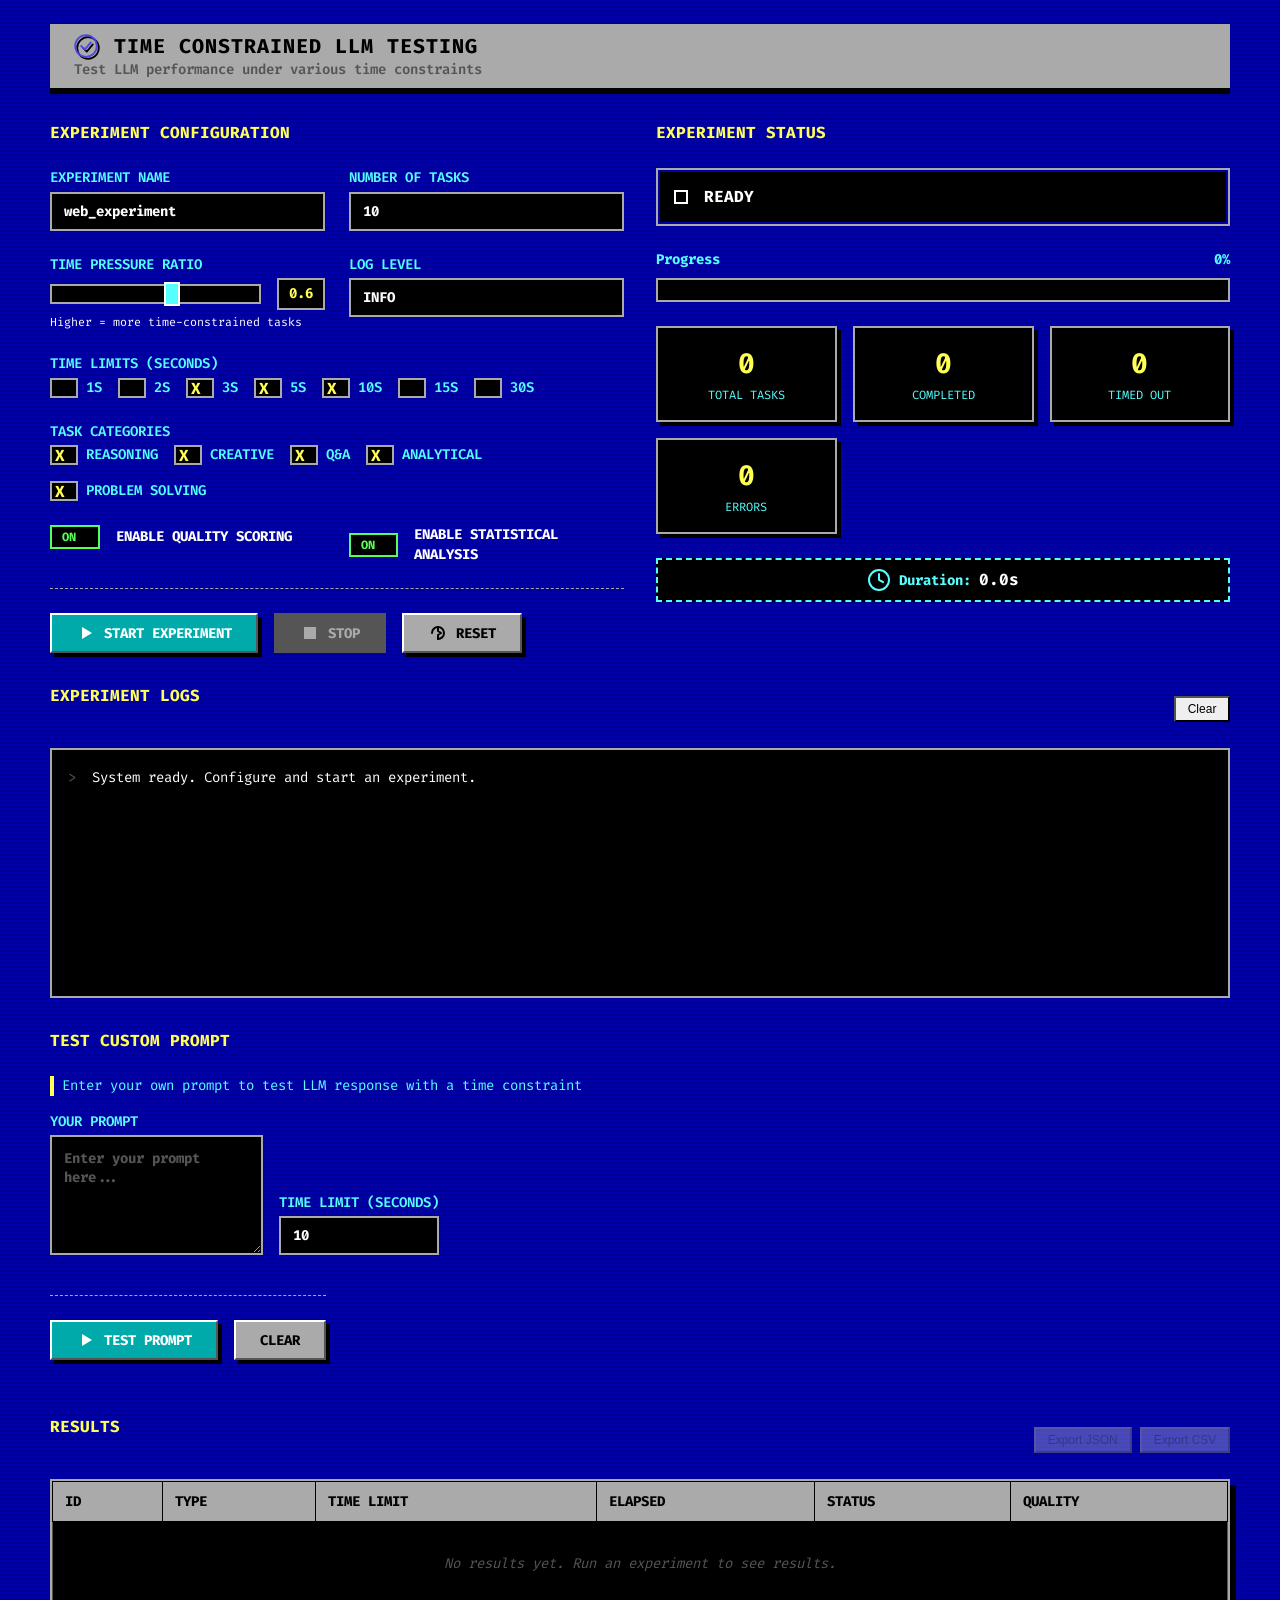
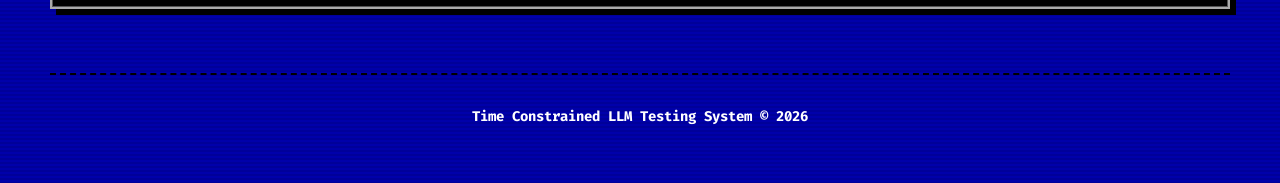
<file: templates/index.html>
<!DOCTYPE html>
<html lang="en">
<head>
    <meta charset="UTF-8">
    <meta name="viewport" content="width=device-width, initial-scale=1.0">
    <title>Time Constrained LLM Testing System</title>
    <link rel="stylesheet" href="/static/styles.css">
    <link href="https://fonts.googleapis.com/css2?family=Inter:wght@300;400;500;600;700&display=swap" rel="stylesheet">
</head>
<body>
    <div class="container">
        <header class="header">
            <div class="logo">
                <svg width="40" height="40" viewBox="0 0 40 40" fill="none" xmlns="http://www.w3.org/2000/svg">
                    <circle cx="20" cy="20" r="18" stroke="#4F46E5" stroke-width="3"/>
                    <path d="M12 20L18 26L28 14" stroke="#4F46E5" stroke-width="3" stroke-linecap="round" stroke-linejoin="round"/>
                </svg>
                <h1>Time Constrained LLM Testing</h1>
            </div>
            <p class="subtitle">Test LLM performance under various time constraints</p>
        </header>

        <main class="main-content">
            <!-- Configuration Panel -->
            <section class="config-panel">
                <h2>Experiment Configuration</h2>
                <form id="experimentForm">
                    <div class="form-grid">
                        <div class="form-group">
                            <label for="experiment_name">Experiment Name</label>
                            <input type="text" id="experiment_name" name="experiment_name" value="web_experiment" placeholder="Enter experiment name">
                        </div>

                        <div class="form-group">
                            <label for="task_count">Number of Tasks</label>
                            <input type="number" id="task_count" name="task_count" value="10" min="1" max="100">
                        </div>

                        <div class="form-group">
                            <label for="time_pressure_ratio">Time Pressure Ratio</label>
                            <div class="slider-container">
                                <input type="range" id="time_pressure_ratio" name="time_pressure_ratio" min="0" max="1" step="0.1" value="0.6">
                                <span class="slider-value" id="pressure_value">0.6</span>
                            </div>
                            <small>Higher = more time-constrained tasks</small>
                        </div>

                        <div class="form-group">
                            <label for="log_level">Log Level</label>
                            <select id="log_level" name="log_level">
                                <option value="DEBUG">DEBUG</option>
                                <option value="INFO" selected>INFO</option>
                                <option value="WARNING">WARNING</option>
                                <option value="ERROR">ERROR</option>
                            </select>
                        </div>

                        <div class="form-group full-width">
                            <label>Time Limits (seconds)</label>
                            <div class="checkbox-group" id="time_limits">
                                <label class="checkbox-label">
                                    <input type="checkbox" name="time_limits" value="1.0">
                                    <span>1s</span>
                                </label>
                                <label class="checkbox-label">
                                    <input type="checkbox" name="time_limits" value="2.0">
                                    <span>2s</span>
                                </label>
                                <label class="checkbox-label">
                                    <input type="checkbox" name="time_limits" value="3.0" checked>
                                    <span>3s</span>
                                </label>
                                <label class="checkbox-label">
                                    <input type="checkbox" name="time_limits" value="5.0" checked>
                                    <span>5s</span>
                                </label>
                                <label class="checkbox-label">
                                    <input type="checkbox" name="time_limits" value="10.0" checked>
                                    <span>10s</span>
                                </label>
                                <label class="checkbox-label">
                                    <input type="checkbox" name="time_limits" value="15.0">
                                    <span>15s</span>
                                </label>
                                <label class="checkbox-label">
                                    <input type="checkbox" name="time_limits" value="30.0">
                                    <span>30s</span>
                                </label>
                            </div>
                        </div>

                        <div class="form-group full-width">
                            <label>Task Categories</label>
                            <div class="checkbox-group" id="task_categories">
                                <label class="checkbox-label">
                                    <input type="checkbox" name="task_categories" value="reasoning" checked>
                                    <span>Reasoning</span>
                                </label>
                                <label class="checkbox-label">
                                    <input type="checkbox" name="task_categories" value="creative" checked>
                                    <span>Creative</span>
                                </label>
                                <label class="checkbox-label">
                                    <input type="checkbox" name="task_categories" value="qa" checked>
                                    <span>Q&A</span>
                                </label>
                                <label class="checkbox-label">
                                    <input type="checkbox" name="task_categories" value="analytical" checked>
                                    <span>Analytical</span>
                                </label>
                                <label class="checkbox-label">
                                    <input type="checkbox" name="task_categories" value="problem_solving" checked>
                                    <span>Problem Solving</span>
                                </label>
                            </div>
                        </div>

                        <div class="form-group">
                            <label class="switch-label">
                                <input type="checkbox" id="quality_scoring_enabled" name="quality_scoring_enabled" checked>
                                <span class="switch-text">Enable Quality Scoring</span>
                            </label>
                        </div>

                        <div class="form-group">
                            <label class="switch-label">
                                <input type="checkbox" id="statistical_analysis_enabled" name="statistical_analysis_enabled" checked>
                                <span class="switch-text">Enable Statistical Analysis</span>
                            </label>
                        </div>
                    </div>

                    <div class="button-group">
                        <button type="button" id="startBtn" class="btn btn-primary">
                            <svg width="20" height="20" viewBox="0 0 20 20" fill="none">
                                <path d="M6 4L16 10L6 16V4Z" fill="currentColor"/>
                            </svg>
                            Start Experiment
                        </button>
                        <button type="button" id="stopBtn" class="btn btn-danger" disabled>
                            <svg width="20" height="20" viewBox="0 0 20 20" fill="none">
                                <rect x="4" y="4" width="12" height="12" fill="currentColor"/>
                            </svg>
                            Stop
                        </button>
                        <button type="button" id="resetBtn" class="btn btn-secondary">
                            <svg width="20" height="20" viewBox="0 0 20 20" fill="none">
                                <path d="M4 10C4 6.686 6.686 4 10 4C13.314 4 16 6.686 16 10C16 13.314 13.314 16 10 16" stroke="currentColor" stroke-width="2" stroke-linecap="round"/>
                                <path d="M10 4V8L13 10L10 12V16" stroke="currentColor" stroke-width="2" stroke-linecap="round" stroke-linejoin="round"/>
                            </svg>
                            Reset
                        </button>
                    </div>
                </form>
            </section>

            <!-- Status Panel -->
            <section class="status-panel">
                <h2>Experiment Status</h2>
                <div class="status-indicator">
                    <div class="status-dot" id="statusDot"></div>
                    <span id="statusText">Ready</span>
                </div>
                
                <div class="progress-container">
                    <div class="progress-info">
                        <span>Progress</span>
                        <span id="progressText">0%</span>
                    </div>
                    <div class="progress-bar">
                        <div class="progress-fill" id="progressFill" style="width: 0%"></div>
                    </div>
                </div>

                <div class="stats-grid">
                    <div class="stat-card">
                        <div class="stat-value" id="totalTasks">0</div>
                        <div class="stat-label">Total Tasks</div>
                    </div>
                    <div class="stat-card">
                        <div class="stat-value" id="completedTasks">0</div>
                        <div class="stat-label">Completed</div>
                    </div>
                    <div class="stat-card">
                        <div class="stat-value" id="timedOutTasks">0</div>
                        <div class="stat-label">Timed Out</div>
                    </div>
                    <div class="stat-card">
                        <div class="stat-value" id="errorTasks">0</div>
                        <div class="stat-label">Errors</div>
                    </div>
                </div>

                <div class="duration-display">
                    <svg width="24" height="24" viewBox="0 0 24 24" fill="none">
                        <circle cx="12" cy="12" r="10" stroke="currentColor" stroke-width="2"/>
                        <path d="M12 6V12L16 14" stroke="currentColor" stroke-width="2" stroke-linecap="round"/>
                    </svg>
                    <span>Duration: <strong id="duration">0.0s</strong></span>
                </div>
            </section>

            <!-- Logs Panel -->
            <section class="logs-panel">
                <div class="logs-header">
                    <h2>Experiment Logs</h2>
                    <button type="button" id="clearLogsBtn" class="btn-small">Clear</button>
                </div>
                <div class="logs-container" id="logsContainer">
                    <div class="log-entry system">System ready. Configure and start an experiment.</div>
                </div>
            </section>

            <!-- Custom Prompt Testing Section -->
            <section class="prompt-test-panel">
                <h2>Test Custom Prompt</h2>
                <p class="section-description">Enter your own prompt to test LLM response with a time constraint</p>
                
                <div class="prompt-test-form">
                    <div class="form-group full-width">
                        <label for="customPrompt">Your Prompt</label>
                        <textarea id="customPrompt" name="customPrompt" rows="4" placeholder="Enter your prompt here..."></textarea>
                    </div>
                    
                    <div class="form-group">
                        <label for="promptTimeLimit">Time Limit (seconds)</label>
                        <input type="number" id="promptTimeLimit" name="promptTimeLimit" value="10" min="1" max="120" step="1">
                    </div>
                    
                    <div class="button-group">
                        <button type="button" id="testPromptBtn" class="btn btn-primary">
                            <svg width="20" height="20" viewBox="0 0 20 20" fill="none">
                                <path d="M6 4L16 10L6 16V4Z" fill="currentColor"/>
                            </svg>
                            Test Prompt
                        </button>
                        <button type="button" id="clearPromptBtn" class="btn btn-secondary">
                            Clear
                        </button>
                    </div>
                </div>
                
                <!-- Prompt Test Results -->
                <div class="prompt-test-results" id="promptTestResults" style="display: none;">
                    <h3>Response</h3>
                    <div class="result-meta">
                        <span class="meta-item">
                            <strong>Status:</strong> <span id="promptStatus">-</span>
                        </span>
                        <span class="meta-item">
                            <strong>Time Elapsed:</strong> <span id="promptTimeElapsed">-</span>
                        </span>
                        <span class="meta-item">
                            <strong>Tokens:</strong> <span id="promptTokens">-</span>
                        </span>
                    </div>
                    <div class="response-content" id="promptResponseContent">
                        <!-- Response content will appear here -->
                    </div>
                </div>
            </section>

            <!-- Results Panel -->
            <section class="results-panel" id="resultsPanel">
                <div class="results-header">
                    <h2>Results</h2>
                    <div class="results-actions">
                        <button type="button" id="exportJsonBtn" class="btn-small" disabled>Export JSON</button>
                        <button type="button" id="exportCsvBtn" class="btn-small" disabled>Export CSV</button>
                    </div>
                </div>

                <!-- Statistics Summary -->
                <div class="results-summary" id="resultsSummary" style="display: none;">
                    <h3>Statistics Summary</h3>
                    <div class="summary-grid">
                        <div class="summary-item">
                            <span class="summary-label">Total Tasks</span>
                            <span class="summary-value" id="statTotalTasks">-</span>
                        </div>
                        <div class="summary-item">
                            <span class="summary-label">Completion Rate</span>
                            <span class="summary-value" id="statCompletionRate">-</span>
                        </div>
                        <div class="summary-item">
                            <span class="summary-label">Avg Response Time</span>
                            <span class="summary-value" id="statAvgResponseTime">-</span>
                        </div>
                        <div class="summary-item">
                            <span class="summary-label">Avg Quality Score</span>
                            <span class="summary-value" id="statAvgQuality">-</span>
                        </div>
                        <div class="summary-item">
                            <span class="summary-label">Avg Output Length</span>
                            <span class="summary-value" id="statAvgOutput">-</span>
                        </div>
                        <div class="summary-item">
                            <span class="summary-label">Success Rate</span>
                            <span class="summary-value" id="statSuccessRate">-</span>
                        </div>
                    </div>
                </div>

                <!-- Results Table -->
                <div class="results-table-container">
                    <table class="results-table" id="resultsTable">
                        <thead>
                            <tr>
                                <th>ID</th>
                                <th>Type</th>
                                <th>Time Limit</th>
                                <th>Elapsed</th>
                                <th>Status</th>
                                <th>Quality</th>
                            </tr>
                        </thead>
                        <tbody id="resultsBody">
                            <tr class="empty-row">
                                <td colspan="6">No results yet. Run an experiment to see results.</td>
                            </tr>
                        </tbody>
                    </table>
                </div>
            </section>
        </main>

        <footer class="footer">
            <p>Time Constrained LLM Testing System &copy; 2026</p>
        </footer>
    </div>

    <script src="/static/app.js"></script>
</body>
</html>
</file>
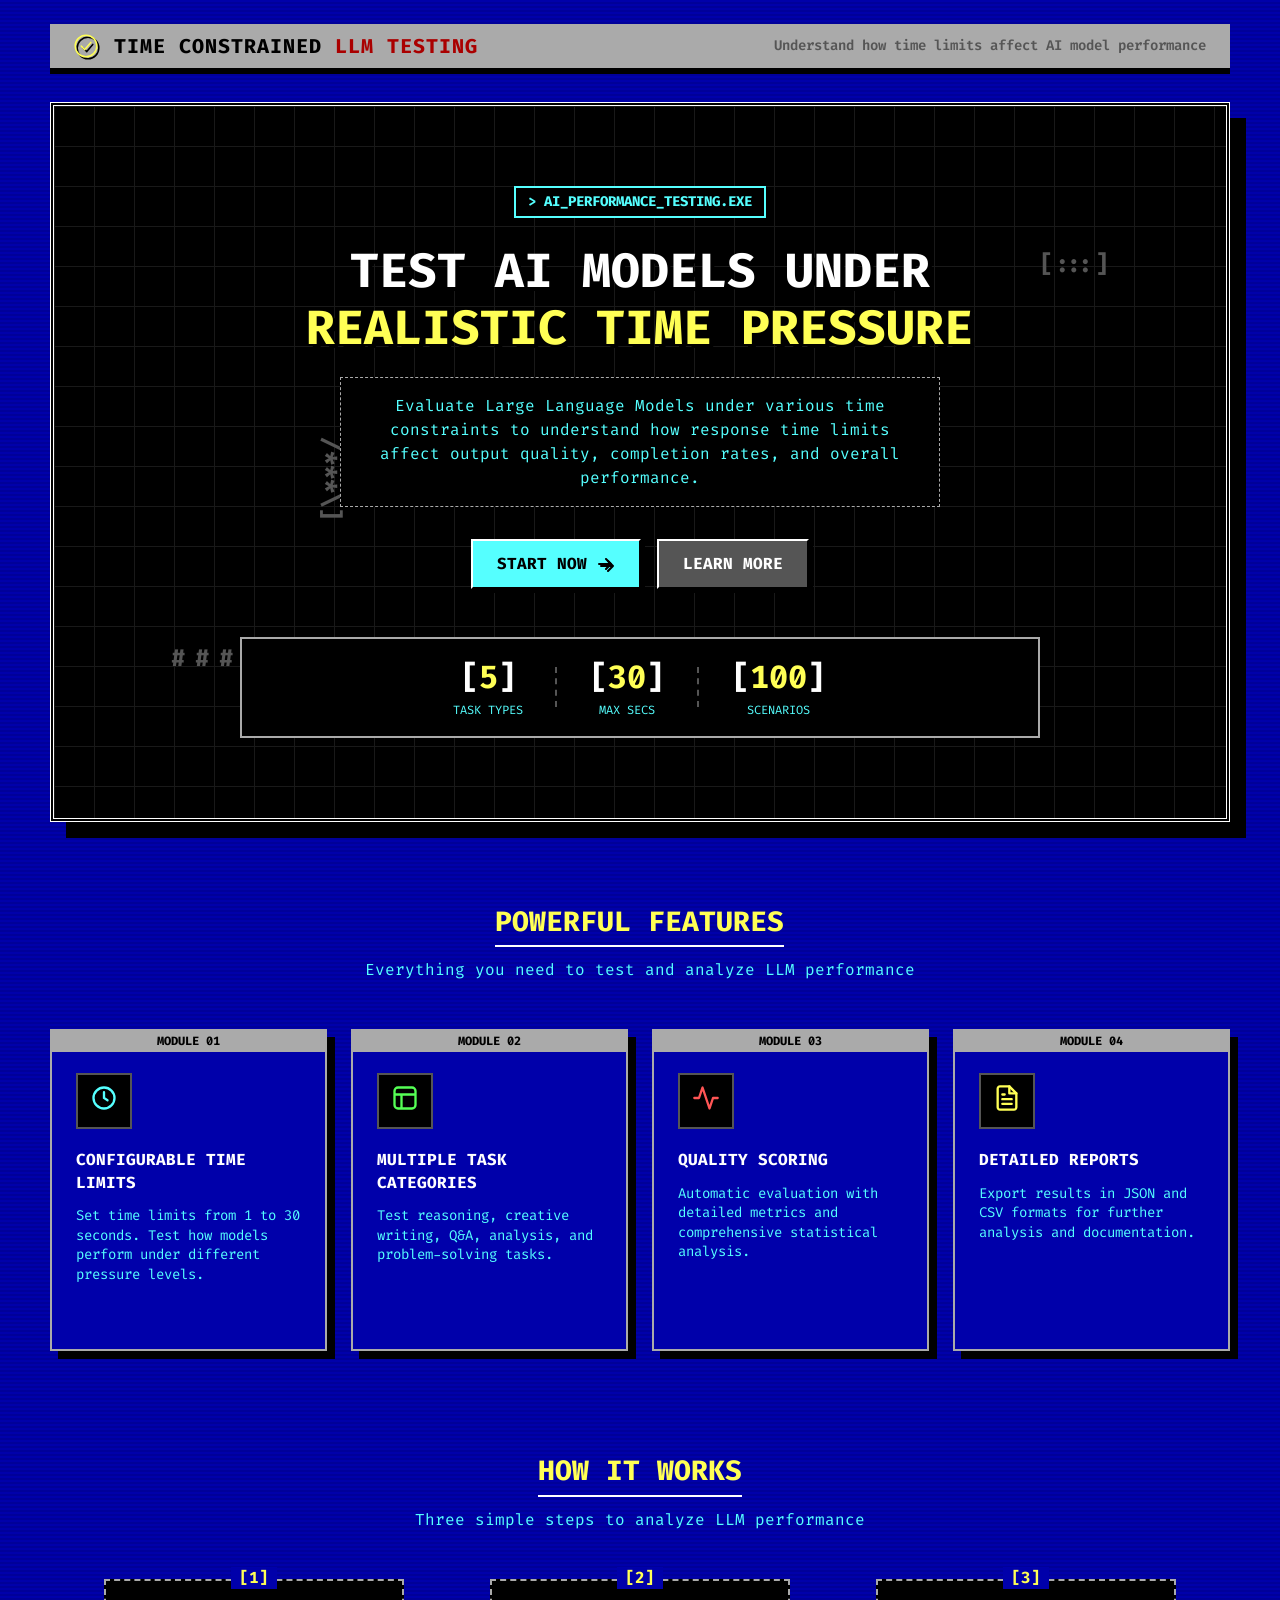
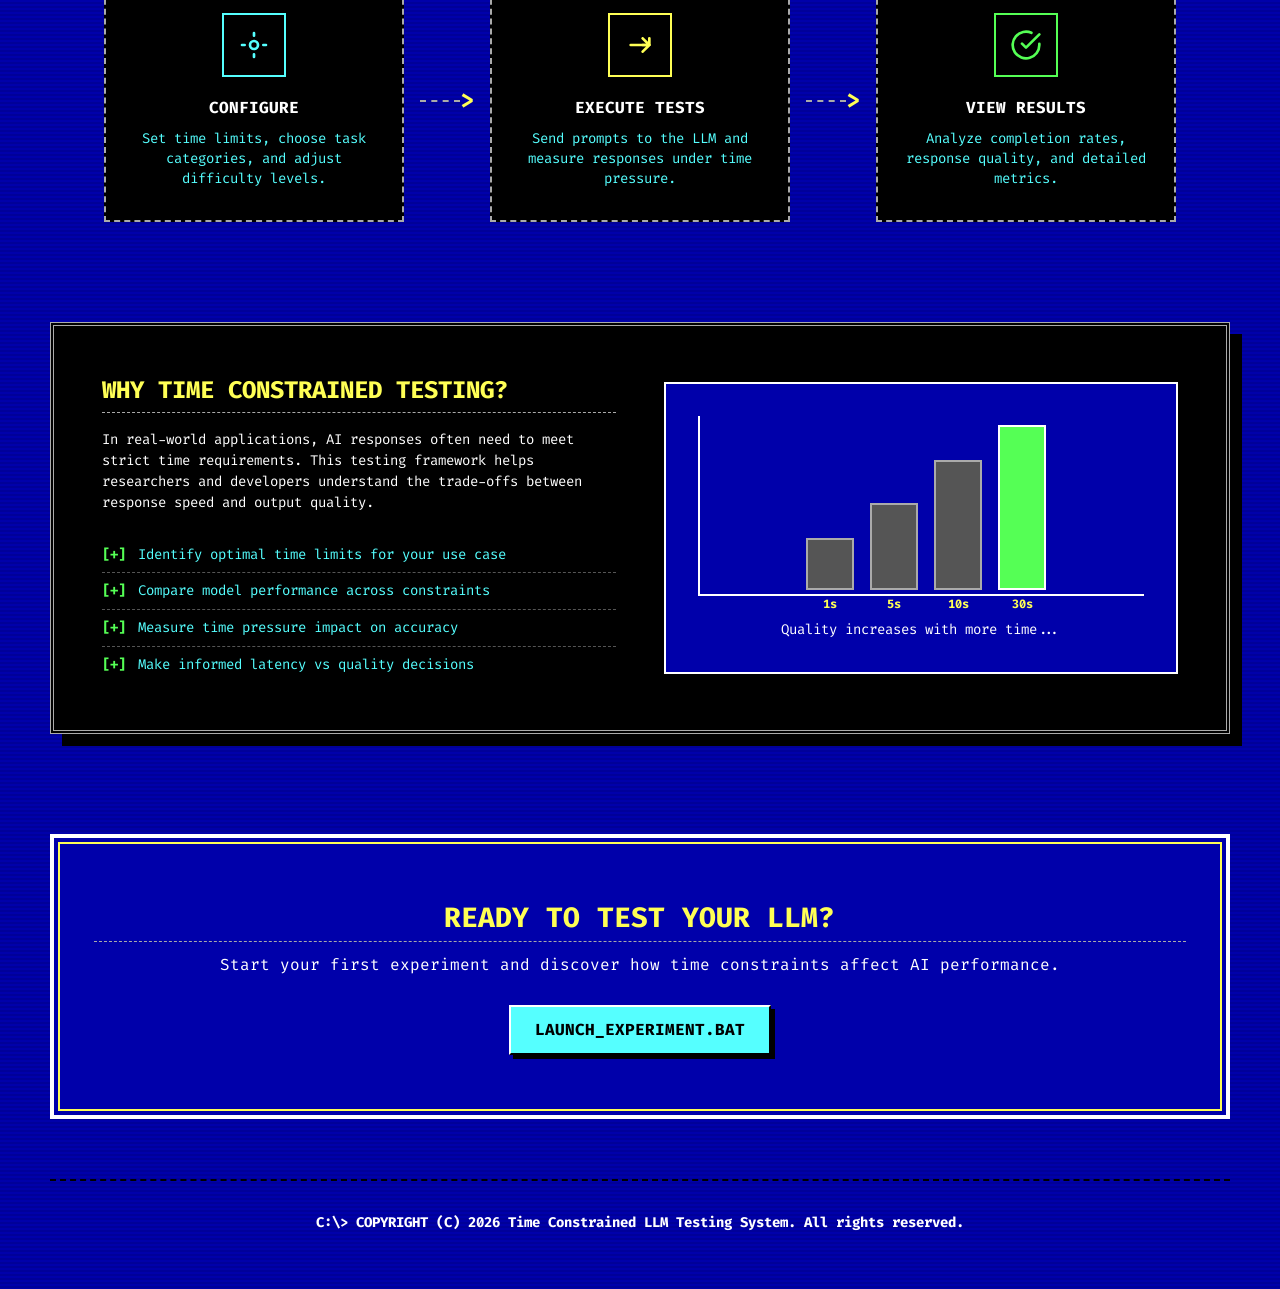
<file: templates/home.html>
<!DOCTYPE html>
<html lang="en">
<head>
    <meta charset="UTF-8">
    <meta name="viewport" content="width=device-width, initial-scale=1.0">
    <meta name="description" content="Test and analyze Large Language Models under realistic time pressure constraints">
    <title>Time Constrained LLM Testing System - DOS Terminal</title>
    <link rel="stylesheet" href="/static/styles.css">
    <link href="https://fonts.googleapis.com/css2?family=Fira+Code:wght@400;600;700&display=swap" rel="stylesheet">
    <style>
        :root {
            --dos-black:        #000000;
            --dos-blue:         #0000AA;
            --dos-green:        #00AA00;
            --dos-cyan:         #00AAAA;
            --dos-red:          #AA0000;
            --dos-magenta:      #AA00AA;
            --dos-brown:        #AA5500;
            --dos-light-gray:   #AAAAAA;
            --dos-dark-gray:    #555555;
            --dos-light-blue:   #5555FF;
            --dos-light-green:  #55FF55;
            --dos-light-cyan:   #55FFFF;
            --dos-light-red:    #FF5555;
            --dos-light-magenta:#FF55FF;
            --dos-yellow:       #FFFF55;
            --dos-white:        #FFFFFF;

            --bg-primary:       var(--dos-blue);
            --bg-secondary:     var(--dos-black);
            --text-primary:     var(--dos-white);
            --text-secondary:   var(--dos-light-cyan);
            --text-muted:       var(--dos-light-gray);
            --border-color:     var(--dos-light-gray);
            --accent:           var(--dos-yellow);
            
            --font-mono: 'Fira Code', 'Consolas', 'Courier New', monospace;
            
            --transition-smooth: 0s;
        }
        
        html {
            scroll-behavior: auto;
        }
        
        body {
            overflow-x: hidden;
            font-family: var(--font-mono);
            background-color: var(--bg-primary);
            color: var(--text-primary);
            background-image: linear-gradient(rgba(0, 0, 0, 0) 50%, rgba(0, 0, 0, 0.1) 50%);
            background-size: 100% 4px;
        }

        *, *::before, *::after {
            border-radius: 0 !important; 
        }
        
        .animate-on-scroll {
            visibility: hidden;
        }
        
        .animate-on-scroll.visible {
            visibility: visible;
            animation: terminal-appear 0.1s steps(1) forwards;
        }

        @keyframes terminal-appear {
            0% { opacity: 0; background-color: var(--dos-white); color: var(--dos-black); }
            50% { opacity: 1; background-color: var(--dos-white); color: var(--dos-black); }
            100% { opacity: 1; }
        }
        
        a:focus-visible, button:focus-visible {
            outline: 2px dashed var(--accent);
            outline-offset: 4px;
        }
        
        .btn {
            display: inline-flex;
            align-items: center;
            justify-content: center;
            gap: 8px;
            font-family: var(--font-mono);
            font-weight: 700;
            text-transform: uppercase;
            text-decoration: none;
            cursor: pointer;
            box-shadow: 4px 4px 0px var(--dos-black);
            transition: none;
        }
        
        .btn:active {
            transform: translate(4px, 4px);
            box-shadow: none;
        }
        
        svg {
            stroke: currentColor;
            filter: drop-shadow(2px 2px 0px var(--dos-black));
        }
        @media (prefers-reduced-motion: reduce) {
            .animate-on-scroll {
                visibility: visible;
                animation: none;
            }
        }
    </style>
</head>
<body>
    <div class="container">
        <header class="header">
            <div class="header-content">
                <div class="logo">
                    <svg width="48" height="48" viewBox="0 0 40 40" fill="none" xmlns="http://www.w3.org/2000/svg" style="color: var(--dos-yellow);">
                        <circle cx="20" cy="20" r="18" stroke="currentColor" stroke-width="2.5"/>
                        <path d="M12 20L18 26L28 14" stroke="currentColor" stroke-width="2.5" stroke-linecap="round" stroke-linejoin="round"/>
                    </svg>
                    <h1>Time Constrained <span>LLM Testing</span></h1>
                </div>
                <p class="subtitle">Understand how time limits affect AI model performance</p>
            </div>
        </header>

        <main>
            <section class="hero-section" aria-label="Introduction">
                <div class="hero-bg" aria-hidden="true">
                    <div class="hero-grid"></div>
                    <div class="floating-shapes">
                        <div class="shape shape-1">[:::]</div>
                        <div class="shape shape-2">####</div>
                        <div class="shape shape-3">/***\]</div>
                    </div>
                </div>
                <div class="hero-content">
                    <div class="hero-badge animate-on-scroll">> AI_PERFORMANCE_TESTING.EXE</div>
                    <h2 class="animate-on-scroll delay-1">Test AI Models Under<br/><span class="gradient-text">Realistic Time Pressure</span></h2>
                    <p class="hero-description animate-on-scroll delay-2">
                        Evaluate Large Language Models under various time constraints to understand 
                        how response time limits affect output quality, completion rates, and overall performance.
                    </p>
                    <div class="hero-actions animate-on-scroll delay-3">
                        <a href="/experiment" class="btn btn-primary btn-large">
                            <span>Start Now</span>
                            <svg width="20" height="20" viewBox="0 0 20 20" fill="none" xmlns="http://www.w3.org/2000/svg">
                                <path d="M4 10H16M16 10L11 5M16 10L11 15" stroke="currentColor" stroke-width="2" stroke-linecap="round" stroke-linejoin="round"/>
                            </svg>
                        </a>
                        <a href="#features" class="btn btn-secondary btn-large">
                            <span>Learn More</span>
                        </a>
                    </div>
                    <div class="hero-stats animate-on-scroll delay-4">
                        <div class="hero-stat">
                            <span class="stat-number">5</span>
                            <span class="stat-label">Task Types</span>
                        </div>
                        <div class="hero-stat-divider"></div>
                        <div class="hero-stat">
                            <span class="stat-number">30</span>
                            <span class="stat-label">Max Secs</span>
                        </div>
                        <div class="hero-stat-divider"></div>
                        <div class="hero-stat">
                            <span class="stat-number">100</span>
                            <span class="stat-label">Scenarios</span>
                        </div>
                    </div>
                </div>
            </section>

            <section class="features-section" id="features">
                <div class="section-header animate-on-scroll">
                    <h3 class="section-title">Powerful Features</h3>
                    <p class="section-subtitle">Everything you need to test and analyze LLM performance</p>
                </div>
                <div class="features-grid">
                    <div class="feature-card animate-on-scroll">
                        <div class="feature-title-bar">MODULE 01</div>
                        <div class="feature-icon-wrapper">
                            <div class="feature-icon" style="color: var(--dos-light-cyan);">
                                <svg width="28" height="28" viewBox="0 0 24 24" fill="none" xmlns="http://www.w3.org/2000/svg">
                                    <circle cx="12" cy="12" r="9" stroke="currentColor" stroke-width="2"/>
                                    <path d="M12 7V12L15 14" stroke="currentColor" stroke-width="2" stroke-linecap="round"/>
                                </svg>
                            </div>
                        </div>
                        <h4>Configurable Time Limits</h4>
                        <p>Set time limits from 1 to 30 seconds. Test how models perform under different pressure levels.</p>
                        <div class="feature-arrow">=></div>
                    </div>
                    
                    <div class="feature-card animate-on-scroll delay-1">
                        <div class="feature-title-bar">MODULE 02</div>
                        <div class="feature-icon-wrapper">
                            <div class="feature-icon" style="color: var(--dos-light-green);">
                                <svg width="28" height="28" viewBox="0 0 24 24" fill="none" xmlns="http://www.w3.org/2000/svg">
                                    <rect x="3" y="3" width="18" height="18" rx="3" stroke="currentColor" stroke-width="2"/>
                                    <path d="M3 9H21M9 21V9" stroke="currentColor" stroke-width="2"/>
                                </svg>
                            </div>
                        </div>
                        <h4>Multiple Task Categories</h4>
                        <p>Test reasoning, creative writing, Q&A, analysis, and problem-solving tasks.</p>
                        <div class="feature-arrow">=></div>
                    </div>
                    
                    <div class="feature-card animate-on-scroll delay-2">
                        <div class="feature-title-bar">MODULE 03</div>
                        <div class="feature-icon-wrapper">
                            <div class="feature-icon" style="color: var(--dos-light-red);">
                                <svg width="28" height="28" viewBox="0 0 24 24" fill="none" xmlns="http://www.w3.org/2000/svg">
                                    <path d="M22 12H18L15 21L9 3L6 12H2" stroke="currentColor" stroke-width="2" stroke-linecap="round" stroke-linejoin="round"/>
                                </svg>
                            </div>
                        </div>
                        <h4>Quality Scoring</h4>
                        <p>Automatic evaluation with detailed metrics and comprehensive statistical analysis.</p>
                        <div class="feature-arrow">=></div>
                    </div>
                    
                    <div class="feature-card animate-on-scroll delay-3">
                        <div class="feature-title-bar">MODULE 04</div>
                        <div class="feature-icon-wrapper">
                            <div class="feature-icon" style="color: var(--dos-yellow);">
                                <svg width="28" height="28" viewBox="0 0 24 24" fill="none" xmlns="http://www.w3.org/2000/svg">
                                    <path d="M14 2H6C5.46957 2 4.96086 2.21071 4.58579 2.58579C4.21071 2.96086 4 3.46957 4 4V20C4 20.5304 4.21071 21.0391 4.58579 21.4142C4.96086 21.7893 5.46957 22 6 22H18C18.5304 22 19.0391 21.7893 19.4142 21.4142C19.7893 21.0391 20 20.5304 20 20V8L14 2Z" stroke="currentColor" stroke-width="2" stroke-linecap="round" stroke-linejoin="round"/>
                                    <path d="M14 2V8H20M16 13H8M16 17H8M10 9H8" stroke="currentColor" stroke-width="2" stroke-linecap="round" stroke-linejoin="round"/>
                                </svg>
                            </div>
                        </div>
                        <h4>Detailed Reports</h4>
                        <p>Export results in JSON and CSV formats for further analysis and documentation.</p>
                        <div class="feature-arrow">=></div>
                    </div>
                </div>
            </section>

            <section class="how-it-works-section" aria-labelledby="how-it-works-title">
                <div class="section-header animate-on-scroll">
                    <h3 class="section-title" id="how-it-works-title">How It Works</h3>
                    <p class="section-subtitle">Three simple steps to analyze LLM performance</p>
                </div>
                <div class="steps-container">
                    <div class="step">
                        <div class="step-card">
                            <div class="step-number">[1]</div>
                            <div class="step-icon" style="color: var(--dos-light-cyan);">
                                <svg width="32" height="32" viewBox="0 0 24 24" fill="none" xmlns="http://www.w3.org/2000/svg">
                                    <circle cx="12" cy="12" r="3" stroke="currentColor" stroke-width="2"/>
                                    <path d="M12 5V3M12 21V19M5 12H3M21 12H19" stroke="currentColor" stroke-width="2" stroke-linecap="round"/>
                                </svg>
                            </div>
                            <div class="step-content">
                                <h4>Configure</h4>
                                <p>Set time limits, choose task categories, and adjust difficulty levels.</p>
                            </div>
                        </div>
                    </div>
                    <div class="step-connector">
                        <div class="connector-line"></div>
                        <div class="connector-arrow">></div>
                    </div>
                    <div class="step">
                        <div class="step-card">
                            <div class="step-number">[2]</div>
                            <div class="step-icon" style="color: var(--dos-yellow);">
                                <svg width="32" height="32" viewBox="0 0 24 24" fill="none" xmlns="http://www.w3.org/2000/svg">
                                    <path d="M5 12H19M19 12L14 7M19 12L14 17" stroke="currentColor" stroke-width="2" stroke-linecap="round" stroke-linejoin="round"/>
                                    <path d="M19 7V12H14" stroke="currentColor" stroke-width="2" stroke-linecap="round" stroke-linejoin="round"/>
                                </svg>
                            </div>
                            <div class="step-content">
                                <h4>Execute Tests</h4>
                                <p>Send prompts to the LLM and measure responses under time pressure.</p>
                            </div>
                        </div>
                    </div>
                    <div class="step-connector">
                        <div class="connector-line"></div>
                        <div class="connector-arrow">></div>
                    </div>
                    <div class="step">
                        <div class="step-card">
                            <div class="step-number">[3]</div>
                            <div class="step-icon" style="color: var(--dos-light-green);">
                                <svg width="32" height="32" viewBox="0 0 24 24" fill="none" xmlns="http://www.w3.org/2000/svg">
                                    <path d="M22 11.08V12C21.9988 14.1564 21.3005 16.2547 20.0093 17.9818C18.7182 19.709 16.9033 20.9725 14.8354 21.5839C12.7674 22.1953 10.5573 22.1219 8.53447 21.3746C6.51168 20.6273 4.78465 19.2461 3.61096 17.4371C2.43727 15.628 1.87979 13.4881 2.02168 11.3363C2.16356 9.18455 2.99721 7.13631 4.39828 5.49706C5.79935 3.85781 7.69279 2.71537 9.79619 2.24013C11.8996 1.7649 14.1003 1.98232 16.07 2.85999" stroke="currentColor" stroke-width="2" stroke-linecap="round" stroke-linejoin="round"/>
                                    <path d="M22 4L12 14.01L9 11.01" stroke="currentColor" stroke-width="2" stroke-linecap="round" stroke-linejoin="round"/>
                                </svg>
                            </div>
                            <div class="step-content">
                                <h4>View Results</h4>
                                <p>Analyze completion rates, response quality, and detailed metrics.</p>
                            </div>
                        </div>
                    </div>
                </div>
            </section>

            <section class="why-section animate-on-scroll" aria-labelledby="why-title">
                <div class="why-content">
                    <div class="why-text">
                        <h3 id="why-title">Why Time Constrained Testing?</h3>
                        <p>
                            In real-world applications, AI responses often need to meet strict time requirements. 
                            This testing framework helps researchers and developers understand the trade-offs 
                            between response speed and output quality.
                        </p>
                        <ul class="why-list">
                            <li>
                                <span class="why-icon" style="color: var(--dos-light-green);">[+]</span>
                                <span>Identify optimal time limits for your use case</span>
                            </li>
                            <li>
                                <span class="why-icon" style="color: var(--dos-light-green);">[+]</span>
                                <span>Compare model performance across constraints</span>
                            </li>
                            <li>
                                <span class="why-icon" style="color: var(--dos-light-green);">[+]</span>
                                <span>Measure time pressure impact on accuracy</span>
                            </li>
                            <li>
                                <span class="why-icon" style="color: var(--dos-light-green);">[+]</span>
                                <span>Make informed latency vs quality decisions</span>
                            </li>
                        </ul>
                    </div>
                    <div class="why-visual">
                        <div class="visual-card">
                            <div class="visual-chart">
                                <div class="chart-bar" style="height: 30%;">
                                    <span class="bar-label">1s</span>
                                </div>
                                <div class="chart-bar" style="height: 50%;">
                                    <span class="bar-label">5s</span>
                                </div>
                                <div class="chart-bar" style="height: 75%;">
                                    <span class="bar-label">10s</span>
                                </div>
                                <div class="chart-bar active" style="height: 95%;">
                                    <span class="bar-label">30s</span>
                                </div>
                            </div>
                            <p class="visual-caption">Quality increases with more time...</p>
                        </div>
                    </div>
                </div>
            </section>

            <section class="cta-section animate-on-scroll" aria-label="Get started">
                <div class="cta-content">
                    <h3>Ready to Test Your LLM?</h3>
                    <p>Start your first experiment and discover how time constraints affect AI performance.</p>
                    <a href="/experiment" class="btn btn-primary btn-large">
                        <span>LAUNCH_EXPERIMENT.BAT</span>
                    </a>
                </div>
            </section>
        </main>

        <footer class="footer" role="contentinfo">
            <p>C:\> COPYRIGHT (C) 2026 Time Constrained LLM Testing System. All rights reserved.</p>
        </footer>
    </div>

    <style>
        .hero-section {
            position: relative;
            padding: 80px 40px;
            margin-bottom: 80px;
            background: var(--dos-black);
            border: 4px double var(--dos-white);
            box-shadow: 16px 16px 0 var(--dos-black);
        }

        .hero-bg {
            position: absolute;
            inset: 0;
            overflow: hidden;
        }

        .hero-grid {
            position: absolute;
            inset: 0;
            background-image: 
                linear-gradient(var(--dos-dark-gray) 1px, transparent 1px),
                linear-gradient(90deg, var(--dos-dark-gray) 1px, transparent 1px);
            background-size: 40px 40px;
            opacity: 0.3;
        }
        
        .floating-shapes {
            position: absolute;
            inset: 0;
            overflow: hidden;
            pointer-events: none;
            color: var(--dos-dark-gray);
            font-size: 24px;
            font-weight: bold;
        }
        
        .shape { position: absolute; }
        .shape-1 { top: 20%; right: 10%; }
        .shape-2 { bottom: 20%; left: 10%; letter-spacing: 10px; }
        .shape-3 { top: 50%; left: 20%; transform: rotate(90deg); }

        .hero-content {
            position: relative;
            z-index: 1;
            max-width: 800px;
            margin: 0 auto;
            text-align: center;
        }

        .hero-badge {
            display: inline-block;
            padding: 4px 12px;
            background: var(--dos-black);
            border: 2px solid var(--dos-light-cyan);
            color: var(--dos-light-cyan);
            font-weight: bold;
            text-transform: uppercase;
            margin-bottom: 24px;
        }

        .hero-content h2 {
            font-size: 48px;
            font-weight: 700;
            color: var(--text-primary);
            margin-bottom: 20px;
            line-height: 1.2;
            text-transform: uppercase;
            text-shadow: 4px 4px 0 var(--dos-black);
        }

        .gradient-text {
            color: var(--dos-yellow);
            text-shadow: 4px 4px 0 var(--dos-black);
        }

        .hero-description {
            font-size: 16px;
            color: var(--text-secondary);
            line-height: 1.5;
            margin-bottom: 32px;
            max-width: 600px;
            margin-left: auto;
            margin-right: auto;
            background: var(--dos-black);
            padding: 16px;
            border: 1px dashed var(--dos-light-gray);
        }

        .hero-actions {
            display: flex;
            gap: 16px;
            justify-content: center;
            margin-bottom: 48px;
        }

        .btn-large {
            padding: 12px 24px;
            font-size: 16px;
        }

        .btn-primary {
            background: var(--dos-light-cyan);
            color: var(--dos-black);
            border: 2px solid var(--dos-white);
            border-bottom-color: var(--dos-black);
            border-right-color: var(--dos-black);
        }

        .btn-primary:hover {
            background: var(--dos-white);
        }

        .btn-secondary {
            background: var(--dos-dark-gray);
            color: var(--dos-white);
            border: 2px solid var(--dos-white);
            border-bottom-color: var(--dos-black);
            border-right-color: var(--dos-black);
        }

        .btn-secondary:hover {
            background: var(--dos-light-gray);
            color: var(--dos-black);
        }

        .hero-stats {
            display: flex;
            align-items: center;
            justify-content: center;
            gap: 32px;
            padding: 16px;
            background: var(--dos-black);
            border: 2px solid var(--dos-light-gray);
        }

        .hero-stat {
            text-align: center;
        }

        .stat-number {
            display: block;
            font-size: 32px;
            font-weight: 700;
            color: var(--dos-yellow);
        }
        
        .stat-number::before { content: '['; color: var(--dos-white); }
        .stat-number::after { content: ']'; color: var(--dos-white); }

        .stat-label {
            font-size: 12px;
            color: var(--dos-light-cyan);
            text-transform: uppercase;
        }

        .hero-stat-divider {
            width: 2px;
            height: 40px;
            background: dashed var(--dos-dark-gray);
            border-left: 2px dashed var(--dos-dark-gray);
        }

        .section-header {
            text-align: center;
            margin-bottom: 48px;
        }

        .section-title {
            display: inline-block;
            font-size: 28px;
            font-weight: 700;
            color: var(--dos-yellow);
            margin-bottom: 12px;
            text-transform: uppercase;
            border-bottom: 2px solid var(--dos-white);
            padding-bottom: 4px;
        }

        .section-subtitle {
            font-size: 16px;
            color: var(--dos-light-cyan);
        }

        .features-section {
            margin-bottom: 100px;
        }

        .features-grid {
            display: grid;
            grid-template-columns: repeat(4, 1fr);
            gap: 24px;
        }

        .feature-card {
            position: relative;
            background: var(--dos-blue);
            border: 2px solid var(--dos-light-gray);
            padding: 32px 24px 24px;
            box-shadow: 8px 8px 0 var(--dos-black);
        }

        .feature-title-bar {
            position: absolute;
            top: 0; left: 0; right: 0;
            background: var(--dos-light-gray);
            color: var(--dos-black);
            font-size: 12px;
            font-weight: bold;
            padding: 2px 8px;
            text-align: center;
        }

        .feature-card:hover {
            border-color: var(--dos-yellow);
            transform: translate(-4px, -4px);
            box-shadow: 12px 12px 0 var(--dos-black);
        }
        
        .feature-card:hover .feature-title-bar {
            background: var(--dos-yellow);
        }

        .feature-icon-wrapper {
            margin-top: 10px;
            width: 56px;
            height: 56px;
            background: var(--dos-black);
            border: 2px solid var(--dos-dark-gray);
            display: flex;
            align-items: center;
            justify-content: center;
            margin-bottom: 20px;
        }

        .feature-card h4 {
            font-size: 16px;
            font-weight: bold;
            color: var(--dos-white);
            margin-bottom: 12px;
            text-transform: uppercase;
        }

        .feature-card p {
            font-size: 14px;
            color: var(--dos-light-cyan);
            line-height: 1.4;
            margin-bottom: 16px;
        }

        .feature-arrow {
            color: var(--dos-yellow);
            font-weight: bold;
            font-size: 18px;
            opacity: 0;
        }

        .feature-card:hover .feature-arrow {
            opacity: 1;
        }

        .how-it-works-section {
            margin-bottom: 100px;
        }

        .steps-container {
            display: flex;
            align-items: stretch;
            justify-content: center;
            max-width: 1100px;
            margin: 0 auto;
        }

        .step {
            flex: 1;
            max-width: 300px;
        }

        .step-card {
            background: var(--dos-black);
            border: 2px dashed var(--dos-light-gray);
            padding: 32px 24px;
            text-align: center;
            position: relative;
        }

        .step-card:hover {
            border-color: var(--dos-yellow);
            border-style: solid;
        }

        .step-number {
            position: absolute;
            top: -14px;
            left: 50%;
            transform: translateX(-50%);
            background: var(--bg-primary);
            color: var(--dos-yellow);
            padding: 0 8px;
            font-family: var(--font-mono);
            font-size: 16px;
            font-weight: bold;
        }

        .step-icon {
            width: 64px;
            height: 64px;
            background: transparent;
            border: 2px solid currentColor;
            display: flex;
            align-items: center;
            justify-content: center;
            margin: 0 auto 20px;
        }

        .step-content h4 {
            font-size: 16px;
            font-weight: bold;
            color: var(--dos-white);
            margin-bottom: 10px;
            text-transform: uppercase;
        }

        .step-content p {
            font-size: 14px;
            color: var(--dos-light-cyan);
            line-height: 1.4;
        }

        .step-connector {
            display: flex;
            align-items: center;
            padding: 0 16px;
            color: var(--dos-yellow);
            font-weight: bold;
            font-size: 24px;
        }

        .connector-line {
            width: 40px;
            height: 0;
            border-top: 2px dashed var(--dos-light-gray);
        }

        .why-section {
            margin-bottom: 100px;
        }

        .why-content {
            display: grid;
            grid-template-columns: 1fr 1fr;
            gap: 48px;
            align-items: center;
            background: var(--dos-black);
            border: 4px double var(--dos-light-gray);
            padding: 48px;
            box-shadow: 12px 12px 0 var(--dos-black);
        }

        .why-text h3 {
            font-size: 24px;
            font-weight: bold;
            color: var(--dos-yellow);
            margin-bottom: 16px;
            text-transform: uppercase;
        }

        .why-text > p {
            font-size: 14px;
            color: var(--dos-white);
            line-height: 1.5;
            margin-bottom: 24px;
        }

        .why-list {
            list-style: none;
            padding: 0;
        }

        .why-list li {
            display: flex;
            align-items: center;
            gap: 12px;
            padding: 8px 0;
            font-size: 14px;
            color: var(--dos-light-cyan);
            border-bottom: 1px dashed var(--dos-dark-gray);
        }

        .why-list li:last-child {
            border-bottom: none;
        }

        .why-icon {
            flex-shrink: 0;
            font-weight: bold;
        }

        .visual-card {
            background: var(--dos-blue);
            border: 2px solid var(--dos-white);
            padding: 32px;
            text-align: center;
        }

        .visual-chart {
            display: flex;
            align-items: flex-end;
            justify-content: center;
            gap: 16px;
            height: 180px;
            margin-bottom: 16px;
            border-bottom: 2px solid var(--dos-white);
            border-left: 2px solid var(--dos-white);
            padding-bottom: 4px;
            padding-left: 8px;
        }

        .chart-bar {
            width: 48px;
            background: var(--dos-dark-gray);
            border: 2px solid var(--dos-light-gray);
            position: relative;
        }

        .chart-bar.active {
            background: var(--dos-light-green);
            border-color: var(--dos-white);
        }

        .bar-label {
            position: absolute;
            bottom: -24px;
            left: 50%;
            transform: translateX(-50%);
            font-family: var(--font-mono);
            font-size: 12px;
            color: var(--dos-yellow);
            font-weight: bold;
        }

        .visual-caption {
            font-size: 14px;
            color: var(--dos-white);
            margin-top: 24px;
        }

        .cta-section {
            margin-bottom: 60px;
        }

        .cta-content {
            text-align: center;
            padding: 60px 40px;
            background: var(--dos-blue);
            border: 4px solid var(--dos-white);
            box-shadow: inset 0 0 0 4px var(--dos-blue), inset 0 0 0 6px var(--dos-yellow);
        }

        .cta-content h3 {
            font-size: 28px;
            font-weight: bold;
            color: var(--dos-yellow);
            margin-bottom: 12px;
            text-transform: uppercase;
        }

        .cta-content p {
            font-size: 16px;
            color: var(--dos-white);
            margin-bottom: 28px;
        }

        @media (max-width: 1200px) {
            .features-grid {
                grid-template-columns: repeat(2, 1fr);
            }

            .why-content {
                grid-template-columns: 1fr;
            }
        }

        @media (max-width: 768px) {
            .hero-section {
                padding: 48px 24px;
                box-shadow: 8px 8px 0 var(--dos-black);
            }

            .hero-content h2 {
                font-size: 32px;
            }

            .hero-actions {
                flex-direction: column;
                align-items: center;
            }
            
            .hero-actions .btn {
                width: 100%;
                max-width: 280px;
            }

            .hero-stats {
                flex-direction: column;
                gap: 20px;
            }

            .hero-stat-divider {
                width: 60px;
                height: 2px;
                border-left: none;
                border-top: 2px dashed var(--dos-dark-gray);
            }

            .features-grid {
                grid-template-columns: 1fr;
            }

            .steps-container {
                flex-direction: column;
                align-items: center;
                gap: 32px;
            }

            .step {
                max-width: 100%;
                width: 100%;
            }

            .step-connector {
                display: none;
            }

            .why-content {
                padding: 24px;
                gap: 32px;
            }
            
            .visual-chart {
                height: 140px;
            }
            
            .chart-bar {
                width: 40px;
            }
        }
        
        @media (max-width: 480px) {
            .hero-content h2 {
                font-size: 26px;
            }
            .stat-number { font-size: 24px; }
        }
    </style>
    <script>

        document.addEventListener('DOMContentLoaded', function() {
            const observerOptions = {
                root: null,
                rootMargin: '0px',
                threshold: 0.1
            };

            const observer = new IntersectionObserver((entries) => {
                entries.forEach(entry => {
                    if (entry.isIntersecting) {
                        entry.target.classList.add('visible');
                    }
                });
            }, observerOptions);

            document.querySelectorAll('.animate-on-scroll').forEach(el => {
                observer.observe(el);
            });

            document.querySelectorAll('a[href^="#"]').forEach(anchor => {
                anchor.addEventListener('click', function(e) {
                    e.preventDefault();
                    const target = document.querySelector(this.getAttribute('href'));
                    if (target) {
                        window.scrollTo(0, target.offsetTop);
                    }
                });
            });

            const animateNumbers = () => {
                document.querySelectorAll('.stat-number').forEach(num => {
                    const text = num.textContent;
                    const isNumber = !isNaN(parseInt(text));
                    if (isNumber) {
                        const finalNum = parseInt(text);
                        let current = 0;
                        const increment = Math.ceil(finalNum / 10); 
                        const timer = setInterval(() => {
                            current += increment;
                            if (current >= finalNum) {
                                num.textContent = text;
                                clearInterval(timer);
                            } else {
                                // Random scrambling effect before settling
                                num.textContent = Math.random() > 0.5 ? Math.floor(current) : "0x" + Math.floor(current).toString(16);
                            }
                        }, 50);
                    }
                });
            };

            const statsObserver = new IntersectionObserver((entries) => {
                entries.forEach(entry => {
                    if (entry.isIntersecting) {
                        animateNumbers();
                        statsObserver.unobserve(entry.target);
                    }
                });
            }, { threshold: 0.5 });

            const heroStats = document.querySelector('.hero-stats');
            if (heroStats) {
                statsObserver.observe(heroStats);
            }

            document.addEventListener('keydown', function(e) {
                if (e.key === 'Enter' || e.key === ' ') {
                    const target = e.target;
                    if (target.classList.contains('feature-card') && document.activeElement === target) {
                        e.preventDefault();
                        target.style.backgroundColor = 'var(--dos-white)';
                        target.style.color = 'var(--dos-black)';
                        setTimeout(() => {
                            target.style.backgroundColor = '';
                            target.style.color = '';
                        }, 100);
                    }
                }
            });

            if (document.readyState === 'complete' || document.readyState === 'interactive') {
                setTimeout(() => {
                    document.querySelectorAll('.animate-on-scroll').forEach(el => {
                        el.classList.add('visible');
                    });
                }, 100);
            }
        });
    </script>
</body>
</html>
</file>
<file: static/styles.css>
@import url('https://fonts.googleapis.com/css2?family=Fira+Code:wght@400;600;700&display=swap');

:root {
    --dos-black:        #000000;
    --dos-blue:         #0000AA;
    --dos-green:        #00AA00;
    --dos-cyan:         #00AAAA;
    --dos-red:          #AA0000;
    --dos-magenta:      #AA00AA;
    --dos-brown:        #AA5500;
    --dos-light-gray:   #AAAAAA;
    --dos-dark-gray:    #555555;
    --dos-light-blue:   #5555FF;
    --dos-light-green:  #55FF55;
    --dos-light-cyan:   #55FFFF;
    --dos-light-red:    #FF5555;
    --dos-light-magenta:#FF55FF;
    --dos-yellow:       #FFFF55;
    --dos-white:        #FFFFFF;

    --bg-primary:       var(--dos-blue);
    --bg-secondary:     var(--dos-light-gray);
    --bg-input:         var(--dos-black);
    
    --text-primary:     var(--dos-white);
    --text-secondary:   var(--dos-light-cyan);
    --text-muted:       var(--dos-light-gray);
    --text-title:       var(--dos-yellow);
    
    --border-color:     var(--dos-light-gray);
    --border-light:     var(--dos-white);
    
    --accent:           var(--dos-light-cyan);
    --accent-hover:     var(--dos-white);
    --accent-bg:        var(--dos-black);
    
    --success:          var(--dos-light-green);
    --warning:          var(--dos-yellow);
    --error:            var(--dos-light-red);
    --info:             var(--dos-light-cyan);
    
    --font-mono: 'Fira Code', 'Consolas', 'Courier New', monospace;
    --font-sans: var(--font-mono); 
    
    --space-xs: 4px;
    --space-sm: 8px;
    --space-md: 16px;
    --space-lg: 24px;
    --space-xl: 32px;
    --space-2xl: 48px;
    --space-3xl: 64px;
    
    --radius-sm: 0px;
    --radius-md: 0px;
    --radius-lg: 0px;
    --radius-xl: 0px;
    --radius-full: 0px;

    --shadow-sm: 4px 4px 0px var(--dos-black);
    --shadow-md: 6px 6px 0px var(--dos-black);
    --shadow-lg: 8px 8px 0px var(--dos-black);
    --shadow-xl: 12px 12px 0px var(--dos-black);
    --shadow-panel: 16px 16px 0px var(--dos-black);
    
    --transition: 0s;
    --transition-smooth: 0s;
}

*, *::before, *::after {
    box-sizing: border-box;
    margin: 0;
    padding: 0;
    border-radius: 0 !important; 
}

html {
    font-size: 16px;
    -webkit-font-smoothing: none; 
    scrollbar-width: auto;
    scrollbar-color: var(--dos-light-gray) var(--dos-black);
}

body {
    font-family: var(--font-mono);
    font-size: 14px;
    line-height: 1.4;
    color: var(--text-primary);
    background-color: var(--bg-primary);
    min-height: 100vh;
    overflow-x: hidden;
    background-image: linear-gradient(
        rgba(0, 0, 0, 0) 50%, 
        rgba(0, 0, 0, 0.1) 50%
    );
    background-size: 100% 4px;
}

.container {
    max-width: min(1400px, 96vw);
    margin: 0 auto;
    padding: var(--space-lg);
}

.main-content {
    display: grid;
    grid-template-columns: repeat(2, minmax(0, 1fr));
    gap: var(--space-xl);
    margin-bottom: var(--space-3xl);
}

.header {
    background: var(--dos-light-gray);
    border-bottom: 2px solid var(--dos-black);
    padding: var(--space-sm) var(--space-lg);
    margin-bottom: var(--space-xl);
    box-shadow: 0 4px 0px var(--dos-black);
}

.header-content {
    display: flex;
    flex-direction: row; 
    justify-content: space-between;
    align-items: center;
}

.logo {
    display: flex;
    align-items: center;
    gap: var(--space-md);
}

.logo svg {
    width: 24px;
    height: 24px;
    filter: drop-shadow(2px 2px 0px var(--dos-black));
}

.logo h1 {
    font-family: var(--font-mono);
    font-size: 20px;
    font-weight: 700;
    color: var(--dos-black);
    text-transform: uppercase;
    letter-spacing: 1px;
}

.logo h1 span {
    color: var(--dos-red);
}

.subtitle {
    font-size: 14px;
    color: var(--dos-dark-gray);
    font-weight: 600;
}

.panel {
    background: var(--dos-blue);
    border: 4px double var(--dos-white);
    padding: var(--space-xl) var(--space-lg) var(--space-lg);
    position: relative;
    box-shadow: var(--shadow-panel);
    margin-bottom: var(--space-md);
}

.panel:hover {
    border-color: var(--dos-yellow);
}

.panel-title {
    position: absolute;
    top: -12px;
    left: 20px;
    background: var(--dos-blue);
    color: var(--dos-yellow);
    font-size: 14px;
    font-weight: 700;
    text-transform: uppercase;
    padding: 0 8px;
    border: none;
    display: flex;
    align-items: center;
    gap: var(--space-sm);
}

.panel-title::before {
    content: '=[';
    color: var(--dos-white);
}

.panel-title::after {
    content: ']=';
    color: var(--dos-white);
}

.config-panel { grid-column: 1 / 2; grid-row: 1 / 2; }
.status-panel { grid-column: 2 / 3; grid-row: 1 / 2; }
.logs-panel { grid-column: 1 / 3; }
.results-panel { grid-column: 1 / 3; }

h2 {
    font-size: 16px;
    color: var(--dos-yellow);
    margin-bottom: var(--space-lg);
    text-transform: uppercase;
}

h3 {
    font-size: 14px;
    color: var(--dos-light-cyan);
    margin-bottom: var(--space-md);
    text-transform: uppercase;
    border-bottom: 1px dashed var(--dos-light-gray);
    padding-bottom: 4px;
}

p {
    color: var(--dos-white);
}

.form-grid {
    display: grid;
    grid-template-columns: 1fr 1fr;
    gap: var(--space-lg);
}

.form-group {
    display: flex;
    flex-direction: column;
    gap: var(--space-xs);
}

.form-group.full-width { grid-column: 1 / -1; }

.form-group label {
    font-weight: 600;
    color: var(--dos-light-cyan);
    text-transform: uppercase;
}

.form-group input,
.form-group select,
.form-group textarea {
    font-family: var(--font-mono);
    font-size: 14px;
    font-weight: bold;
    color: var(--dos-white);
    background: var(--dos-black);
    border: 2px solid var(--dos-light-gray);
    padding: 8px 12px;
    outline: none;
    box-shadow: inset 2px 2px 0px rgba(0,0,0,0.5);
}

.form-group input:focus,
.form-group select:focus,
.form-group textarea:focus {
    border-color: var(--dos-yellow);
    color: var(--dos-yellow);
    background: var(--dos-dark-gray);
}

.form-group input::placeholder,
.form-group textarea::placeholder {
    color: var(--dos-dark-gray);
}

.form-group input:disabled,
.form-group select:disabled {
    background: var(--dos-dark-gray);
    color: var(--dos-light-gray);
    border-color: var(--dos-dark-gray);
}

.form-group select {
    appearance: none;
    background-image: none;
}

.form-group select:focus {
    background-color: var(--dos-black);
}

.slider-container {
    display: flex;
    align-items: center;
    gap: var(--space-md);
}

.slider-container input[type="range"] {
    flex: 1;
    height: 12px;
    -webkit-appearance: none;
    background: var(--dos-black);
    border: 2px solid var(--dos-light-gray);
    outline: none;
}

.slider-container input[type="range"]::-webkit-slider-thumb {
    -webkit-appearance: none;
    width: 16px;
    height: 24px;
    background: var(--dos-light-cyan);
    border: 2px solid var(--dos-white);
    cursor: pointer;
}

.slider-container input[type="range"]::-moz-range-thumb {
    width: 16px;
    height: 24px;
    background: var(--dos-light-cyan);
    border: 2px solid var(--dos-white);
    cursor: pointer;
}

.slider-value {
    color: var(--dos-yellow);
    background: var(--dos-black);
    border: 2px solid var(--dos-light-gray);
    padding: 4px 8px;
    min-width: 48px;
    text-align: center;
    font-weight: bold;
}

.checkbox-group {
    display: flex;
    flex-wrap: wrap;
    gap: var(--space-md);
}

.checkbox-label {
    display: flex;
    align-items: center;
    gap: var(--space-sm);
    cursor: pointer;
    color: var(--dos-white);
}

.checkbox-label input[type="checkbox"] {
    appearance: none;
    width: 20px;
    height: 20px;
    background: var(--dos-black);
    border: 2px solid var(--dos-light-gray);
    position: relative;
    cursor: pointer;
}

.checkbox-label input[type="checkbox"]:checked::before {
    content: 'X';
    position: absolute;
    top: -2px;
    left: 3px;
    color: var(--dos-yellow);
    font-size: 16px;
    font-weight: bold;
}

.checkbox-label:hover {
    color: var(--dos-yellow);
}

.switch-label {
    display: flex;
    align-items: center;
    gap: var(--space-md);
    cursor: pointer;
}

.switch-label input[type="checkbox"] {
    appearance: none;
    width: 50px;
    height: 24px;
    background: var(--dos-black);
    border: 2px solid var(--dos-light-gray);
    position: relative;
}

.switch-label input[type="checkbox"]::after {
    content: 'OFF';
    position: absolute;
    top: 0;
    left: 6px;
    color: var(--dos-light-red);
    font-weight: bold;
    font-size: 12px;
    line-height: 20px;
}

.switch-label input[type="checkbox"]:checked {
    border-color: var(--dos-light-green);
}

.switch-label input[type="checkbox"]:checked::after {
    content: 'ON ';
    color: var(--dos-light-green);
    left: 10px;
}

.switch-label .switch-text {
    color: var(--dos-white);
    font-weight: bold;
}

.button-group {
    display: flex;
    flex-wrap: wrap;
    gap: var(--space-md);
    margin-top: var(--space-lg);
    padding-top: var(--space-lg);
    border-top: 1px dashed var(--dos-light-gray);
}

.btn {
    display: inline-flex;
    align-items: center;
    justify-content: center;
    gap: var(--space-sm);
    padding: 8px 24px;
    font-family: var(--font-mono);
    font-size: 14px;
    font-weight: 700;
    text-transform: uppercase;
    background: var(--dos-light-gray);
    color: var(--dos-black);
    border: 2px solid var(--dos-white);
    border-bottom-color: var(--dos-dark-gray);
    border-right-color: var(--dos-dark-gray);
    box-shadow: var(--shadow-sm);
    cursor: pointer;
    text-decoration: none;
}

.btn:hover:not(:disabled) {
    background: var(--dos-white);
    color: var(--dos-black);
}

.btn:active:not(:disabled) {
    transform: translate(4px, 4px);
    box-shadow: none;
    border-top-color: var(--dos-dark-gray);
    border-left-color: var(--dos-dark-gray);
    border-bottom-color: var(--dos-white);
    border-right-color: var(--dos-white);
}

.btn:disabled {
    background: var(--dos-dark-gray);
    color: var(--dos-light-gray);
    border-color: var(--dos-dark-gray);
    box-shadow: none;
    cursor: not-allowed;
}

.btn-primary {
    background: var(--dos-cyan);
    color: var(--dos-white);
}

.btn-primary:hover:not(:disabled) {
    background: var(--dos-light-cyan);
    color: var(--dos-black);
}

.btn-danger {
    background: var(--dos-red);
    color: var(--dos-white);
}

.btn-danger:hover:not(:disabled) {
    background: var(--dos-light-red);
    color: var(--dos-white);
}

.btn-small {
    padding: 4px 12px;
    font-size: 12px;
}

.status-indicator {
    display: flex;
    align-items: center;
    gap: var(--space-md);
    padding: var(--space-md);
    background: var(--dos-black);
    border: 2px solid var(--dos-light-gray);
    margin-bottom: var(--space-lg);
    box-shadow: inset 0 0 0 2px var(--dos-blue);
}

.status-dot {
    width: 14px;
    height: 14px;
    flex-shrink: 0;
    border: 2px solid var(--dos-white);
}

@keyframes terminal-blink {
    0%, 49% { opacity: 1; }
    50%, 100% { opacity: 0; }
}

.status-dot.idle { background: var(--dos-light-gray); }
.status-dot.running { 
    background: var(--dos-light-green); 
    animation: terminal-blink 1s steps(1) infinite; 
}
.status-dot.completed { background: var(--dos-light-cyan); }
.status-dot.error { background: var(--dos-light-red); }
.status-dot.stopped { background: var(--dos-yellow); }

#statusText {
    font-size: 16px;
    font-weight: 700;
    color: var(--dos-white);
    text-transform: uppercase;
}

.progress-container {
    margin-bottom: var(--space-lg);
}

.progress-info {
    display: flex;
    justify-content: space-between;
    margin-bottom: var(--space-sm);
    color: var(--dos-light-cyan);
    font-weight: bold;
}

.progress-bar {
    height: 24px;
    background: var(--dos-black);
    border: 2px solid var(--dos-light-gray);
    padding: 2px;
}

.progress-fill {
    height: 100%;
    background: repeating-linear-gradient(
        90deg,
        var(--dos-light-green),
        var(--dos-light-green) 12px,
        transparent 12px,
        transparent 16px
    );
    transition: width 0.1s steps(20);
}

.stats-grid {
    display: grid;
    grid-template-columns: repeat(auto-fit, minmax(150px, 1fr));
    gap: var(--space-md);
    margin-bottom: var(--space-lg);
}

.stat-card {
    background: var(--dos-black);
    padding: var(--space-md);
    text-align: center;
    border: 2px solid var(--dos-light-gray);
    box-shadow: var(--shadow-sm);
}

.stat-card:hover {
    border-color: var(--dos-yellow);
}

.stat-value {
    font-size: 28px;
    font-weight: 700;
    color: var(--dos-yellow);
    margin-bottom: 4px;
}

.stat-label {
    font-size: 12px;
    color: var(--dos-light-cyan);
    text-transform: uppercase;
}

.duration-display {
    display: flex;
    align-items: center;
    justify-content: center;
    gap: var(--space-sm);
    padding: var(--space-sm);
    background: var(--dos-black);
    border: 2px dashed var(--dos-light-cyan);
    color: var(--dos-light-cyan);
    font-weight: bold;
}

.duration-display strong {
    color: var(--dos-white);
    font-size: 16px;
}

.logs-header {
    display: flex;
    justify-content: space-between;
    align-items: center;
    margin-bottom: var(--space-md);
}

.logs-container {
    height: 250px;
    overflow-y: auto;
    background: var(--dos-black);
    border: 2px solid var(--dos-light-gray);
    padding: var(--space-md);
    box-shadow: inset 0 0 10px rgba(0,0,0,0.8);
}

.log-entry {
    padding: 2px 0;
    display: flex;
    gap: var(--space-md);
    font-size: 14px;
    border-bottom: none; 
}

.log-entry::before {
    content: '>';
    color: var(--dos-dark-gray);
}

.log-entry.info { color: var(--dos-white); }
.log-entry.warning { color: var(--dos-yellow); }
.log-entry.error { color: var(--dos-light-red); }
.log-entry.success { color: var(--dos-light-green); }

.log-entry .timestamp {
    color: var(--dos-dark-gray);
    flex-shrink: 0;
}

.results-header {
    display: flex;
    justify-content: space-between;
    align-items: center;
    margin-bottom: var(--space-md);
}

.results-summary {
    background: var(--dos-black);
    padding: var(--space-md);
    border: 2px solid var(--dos-light-gray);
    margin-bottom: var(--space-lg);
}

.summary-grid {
    display: grid;
    grid-template-columns: repeat(3, 1fr);
    gap: var(--space-md);
}

.summary-item {
    display: flex;
    justify-content: space-between;
    border-bottom: 1px dashed var(--dos-dark-gray);
    padding: 4px 0;
}

.summary-label {
    color: var(--dos-light-cyan);
}

.summary-value {
    color: var(--dos-yellow);
    font-weight: bold;
}

.results-table-container {
    overflow-x: auto;
    background: var(--dos-black);
    border: 2px solid var(--dos-light-gray);
    box-shadow: var(--shadow-md);
}

.results-table {
    width: 100%;
    border-collapse: collapse;
}

.results-table th,
.results-table td {
    padding: 10px 12px;
    text-align: left;
    border: 1px solid var(--dos-dark-gray);
}

.results-table th {
    background: var(--dos-light-gray);
    color: var(--dos-black);
    font-weight: bold;
    text-transform: uppercase;
    position: sticky;
    top: 0;
    border-color: var(--dos-black);
}

.results-table tbody tr {
    color: var(--dos-white);
}

.results-table tbody tr:hover {
    background: var(--dos-dark-gray);
    color: var(--dos-yellow);
}

.results-table tbody tr:focus-within {
    background: var(--dos-blue);
    outline: 2px solid var(--dos-yellow);
}

.results-table .empty-row td {
    text-align: center;
    color: var(--dos-dark-gray);
    padding: 32px;
    font-style: italic;
}

.status-badge {
    display: inline-flex;
    align-items: center;
    font-weight: bold;
    text-transform: uppercase;
    background: transparent !important; 
    border: none !important;
}

.status-badge::before { content: '['; margin-right: 4px; color: var(--dos-white); }
.status-badge::after { content: ']'; margin-left: 4px; color: var(--dos-white); }

.status-badge.completed { color: var(--dos-light-green); }
.status-badge.timeout,
.status-badge.timed_out { color: var(--dos-yellow); }
.status-badge.error { color: var(--dos-light-red); }
.status-badge.pending { color: var(--dos-dark-gray); }

.prompt-test-panel .section-description {
    color: var(--dos-light-cyan);
    margin-bottom: var(--space-md);
    border-left: 4px solid var(--dos-yellow);
    padding-left: 8px;
}

.prompt-test-form {
    display: flex;
    flex-wrap: wrap;
    gap: var(--space-md);
    align-items: flex-end;
    margin-bottom: var(--space-lg);
}

.prompt-test-form textarea {
    width: 100%;
    padding: 12px;
    background: var(--dos-black);
    color: var(--dos-light-green); 
    border: 2px solid var(--dos-light-gray);
    resize: vertical;
    min-height: 120px;
}

.prompt-test-form textarea:focus {
    border-color: var(--dos-yellow);
    box-shadow: none;
}

.prompt-test-results {
    margin-top: var(--space-lg);
    border-top: 2px solid var(--dos-light-gray);
    padding-top: var(--space-md);
}

.prompt-test-results .result-meta {
    display: flex;
    gap: var(--space-lg);
    background: var(--dos-black);
    padding: var(--space-sm) var(--space-md);
    border: 1px solid var(--dos-dark-gray);
    margin-bottom: var(--space-md);
}

.prompt-test-results .meta-item {
    color: var(--dos-light-cyan);
}

.prompt-test-results .meta-item strong {
    color: var(--dos-yellow);
}

.prompt-test-results .response-content {
    background: var(--dos-black);
    color: var(--dos-white);
    border: 2px solid var(--dos-light-gray);
    padding: var(--space-md);
    white-space: pre-wrap;
    max-height: 300px;
    overflow-y: auto;
}

.footer {
    text-align: center;
    padding: var(--space-xl);
    color: var(--dos-dark-gray);
    border-top: 2px dashed var(--dos-black);
    margin-top: var(--space-xl);
    font-weight: bold;
}

::-webkit-scrollbar {
    width: 16px;
    height: 16px;
}

::-webkit-scrollbar-track {
    background: var(--dos-black);
    border-left: 2px solid var(--dos-light-gray);
    background-image: repeating-linear-gradient(
        45deg,
        var(--dos-dark-gray) 25%,
        transparent 25%,
        transparent 75%,
        var(--dos-dark-gray) 75%,
        var(--dos-dark-gray)
    );
    background-size: 4px 4px;
}

::-webkit-scrollbar-thumb {
    background: var(--dos-light-gray);
    border: 2px solid var(--dos-white);
    border-bottom-color: var(--dos-black);
    border-right-color: var(--dos-black);
}

::-webkit-scrollbar-thumb:active {
    background: var(--dos-white);
}

@media (max-width: 1200px) {
    .main-content { grid-template-columns: 1fr; }
    .config-panel, .status-panel, .logs-panel, .results-panel { grid-column: 1; }
}

@media (max-width: 768px) {
    .header-content {
        flex-direction: column;
        gap: var(--space-md);
    }
    .form-grid { grid-template-columns: 1fr; }
    .button-group { flex-direction: column; }
    .button-group .btn { width: 100%; }
    .stats-grid { grid-template-columns: 1fr 1fr; }
    .summary-grid { grid-template-columns: 1fr; }
    
    .panel {
        padding: var(--space-lg) var(--space-md) var(--space-md);
        border-width: 2px;
    }
    .panel-title {
        left: 10px;
        font-size: 12px;
    }
}

::selection {
    background: var(--dos-light-cyan);
    color: var(--dos-black);
}

::-moz-selection {
    background: var(--dos-light-cyan);
    color: var(--dos-black);
}

:focus:not(:focus-visible) {
    outline: none;
}

:focus-visible {
    outline: 2px dashed var(--dos-yellow);
    outline-offset: 2px;
}

.skip-link {
    position: absolute;
    top: -100px;
    background: var(--dos-yellow);
    color: var(--dos-black);
    padding: var(--space-sm);
    font-weight: bold;
    z-index: 1000;
}
.skip-link:focus { top: 10px; }
</file>
